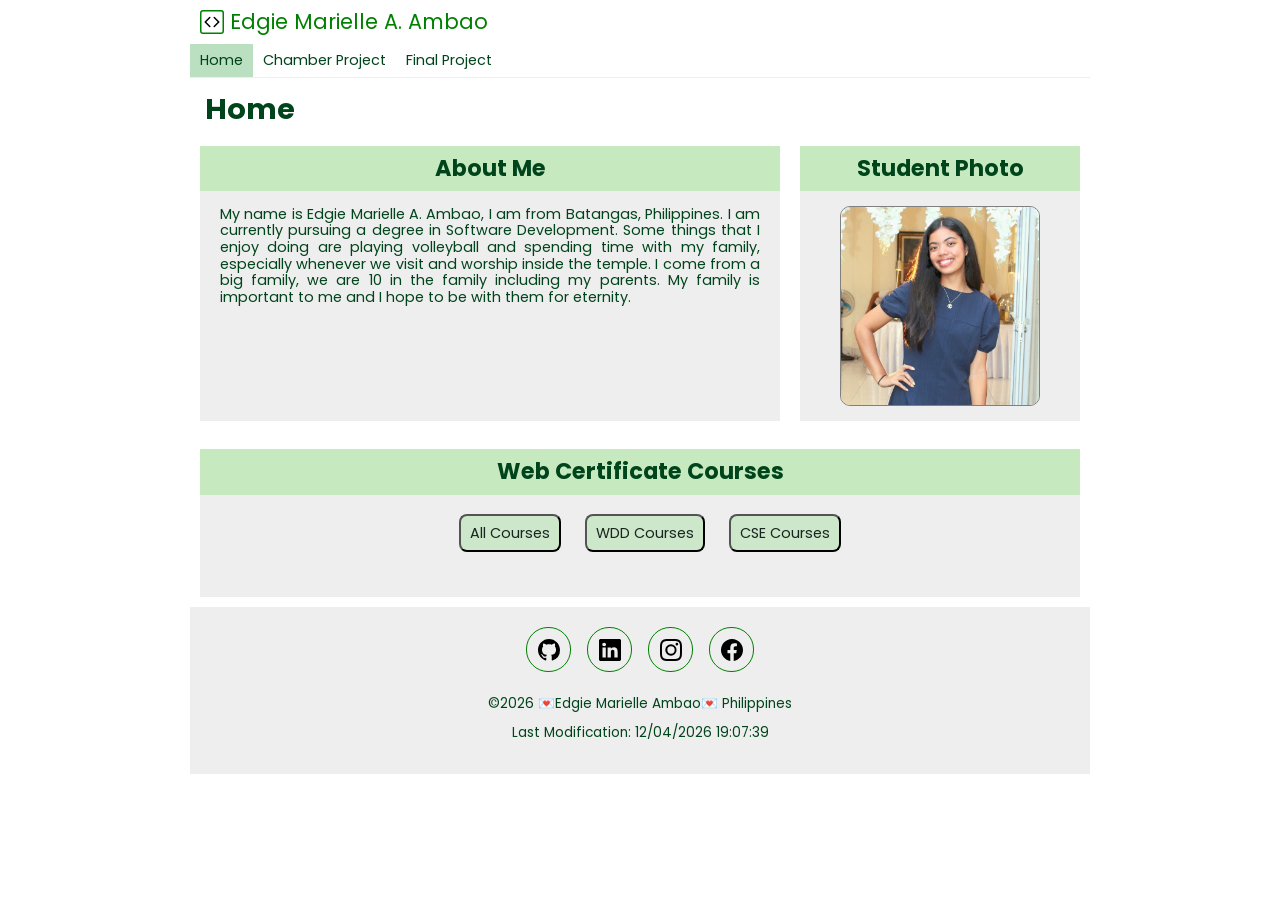
<file: index.html>
<!DOCTYPE html>
<html lang="en">
<head>
    <meta charset="UTF-8">
    <meta name="viewport" content="width=device-width, initial-scale=1.0">
    <title>WDD 231 - Course Home Page</title>
    <meta name="description"
        content="WDD 231 - Web Frontend Development I - Edgie Marielle Ambao | This Home Page contains brief information about me and projects in this course.">
    <meta name="author" content="Edgie Marielle Ambao">
    <meta property="og:title" content="WDD 231 - Course Home Page">
    <meta property="og:description" content="WDD 231 - Web Frontend Development I - Edgie Marielle Ambao | This Home Page contains brief information about me and projects in this course.">
    <meta property="og:url" content="https://edgiemarielle.github.io/wdd231/">
    <meta property="og:image" content="http://www.w3.org/2000/svg">

    <link rel="stylesheet" href="styles/normalize.css">
    <link rel="stylesheet" href="styles/base.css">
    <link rel="stylesheet" href="styles/larger.css">
    <link rel="preconnect" href="https://fonts.googleapis.com">
    <link rel="preconnect" href="https://fonts.gstatic.com" crossorigin>
    <link
        href="https://fonts.googleapis.com/css2?family=Poppins:ital,wght@0,100;0,200;0,300;0,400;0,500;0,600;0,700;0,800;0,900;1,100;1,200;1,300;1,400;1,500;1,600;1,700;1,800;1,900&display=swap"
        rel="stylesheet">
    <link rel="icon" href="favicon.ico">

    <script src="scripts/navigation.js" defer></script>
    <script src="scripts/dates.js" defer></script>
    <script src="scripts/courses.js" defer></script>
    <script src="scripts/modal.js" defer></script>
</head>
<body>
    <header>
        <img src="images/code-square.svg" alt="Site Logo" width="48" height="48">
        <span>Edgie Marielle A. Ambao</span>
        <button id="ham-btn" class="hamburger" aria-label="navigation"></button>
    </header>
    <nav id="nav-bar" class="navigation">
        <ul>
            <li class="active"><a href="index.html" aria-current="page">Home</a></li>
            <li><a href="chamber/index.html">Chamber Project</a></li>
            <li><a href="final-project.html">Final Project</a></li>
        </ul>
    </nav>
    <main>
        <h1>Home</h1>
        <div class="cards">
            <section class="about-me">
                <h2>About Me</h2>
                <p>My name is Edgie Marielle A. Ambao, I am from Batangas, Philippines. I am currently pursuing a degree in Software
                Development. Some things that I enjoy doing are playing volleyball and spending time with my family, especially whenever
                we visit and worship inside the temple. I come from a big family, we are 10 in the family including my parents. My
                family is important to me and I hope to be with them for eternity.</p>
            </section>
            <section class="photo">
                <h2>Student Photo</h2>
                <img src="images/my-photo.jpg" alt="Student Photo" width="200" height="200">
            </section>
        </div>
        <section class="courses">
            <h2>Web Certificate Courses</h2>
            <button id="all-courses" aria-label="all-courses">All Courses</button>
            <button id="wdd-courses" aria-label="wdd">WDD Courses</button>
            <button id="cse-courses" aria-label="cse">CSE Courses</button>
            
            <div id="total-credits"></div>
            <div id="course-list"></div>
        </section>
        <dialog id="course-info">
            <button id="closeModal">Close</button>
        </dialog>
    </main>
    <footer>
        <div class="icons">
            <a href="https://github.com/edgiemarielle/wdd231" target="_blank"><img src="images/github.svg" alt="Github Profile" width="16" height="16"></a>
            <a href="https://www.linkedin.com/in/edgie-marielle-ambao-47a4b13b5/details/education/" target="_blank"><img src="images/linkedin.svg" alt="LinkedIn Profile" width="16" height="16"></a>
            <a href="https://www.instagram.com/edgiemarielle/" target="_blank"><img src="images/instagram.svg" alt="Instagram Profile" width="16" height="16"></a>
            <a href="https://www.facebook.com/edgiemarielle/" target="_blank"><img src="images/facebook.svg" alt="Github Profile" width="16" height="16"></a>
        </div>
        <p>©<span id="currentyear"></span> 💌Edgie Marielle Ambao💌 Philippines</p>
        <p id="lastModified"></p>
    </footer>
</body>
</html>
</file>
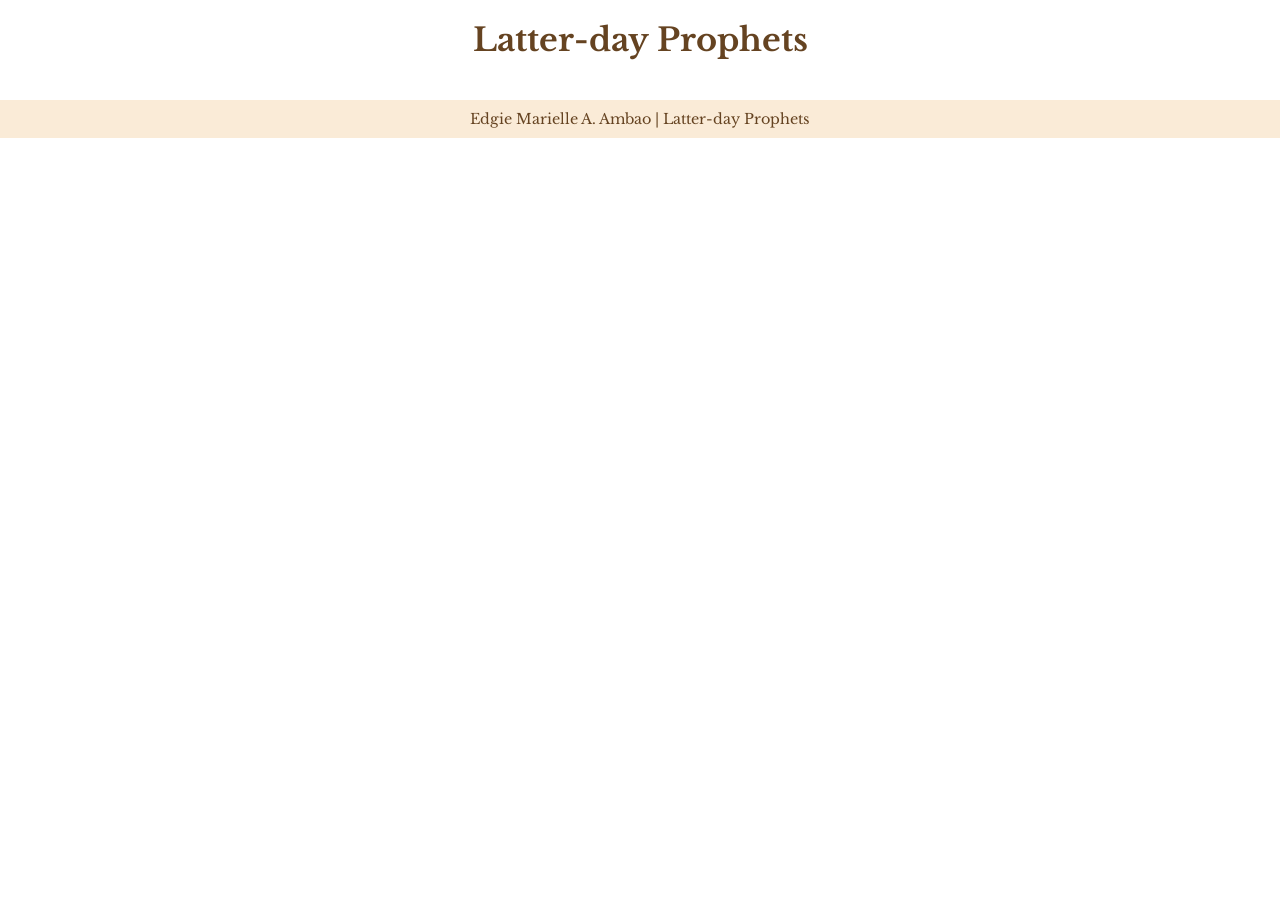
<file: prophets.html>
<!DOCTYPE html>
<html lang="en">
<head>
    <meta charset="UTF-8">
    <meta name="viewport" content="width=device-width, initial-scale=1.0">
    <title>WDD 231 - Fetch API Learning Activity</title>
    <meta name="description"
        content="WDD 231 - Web Frontend Development - Edgie Marielle Ambao | This contains information about the prophets of The Church of Jesus Christ of Latter-Day Saints.">
    <meta name="author" content="Edgie Marielle Ambao">

    <link rel="stylesheet" href="styles/prophets.css">
    <link rel="preconnect" href="https://fonts.googleapis.com">
    <link rel="preconnect" href="https://fonts.gstatic.com" crossorigin>
    <link href="https://fonts.googleapis.com/css2?family=Libre+Baskerville:ital,wght@0,400..700;1,400..700&display=swap"
        rel="stylesheet">
    <script src="scripts/prophets.js" defer></script>
</head>
<body>
    <header>
        <h1>Latter-day Prophets</h1>
    </header>
    <main>
        <div id="cards"></div>
    </main>
    <footer>
        Edgie Marielle A. Ambao | Latter-day Prophets
    </footer>
</body>
</html>
</file>
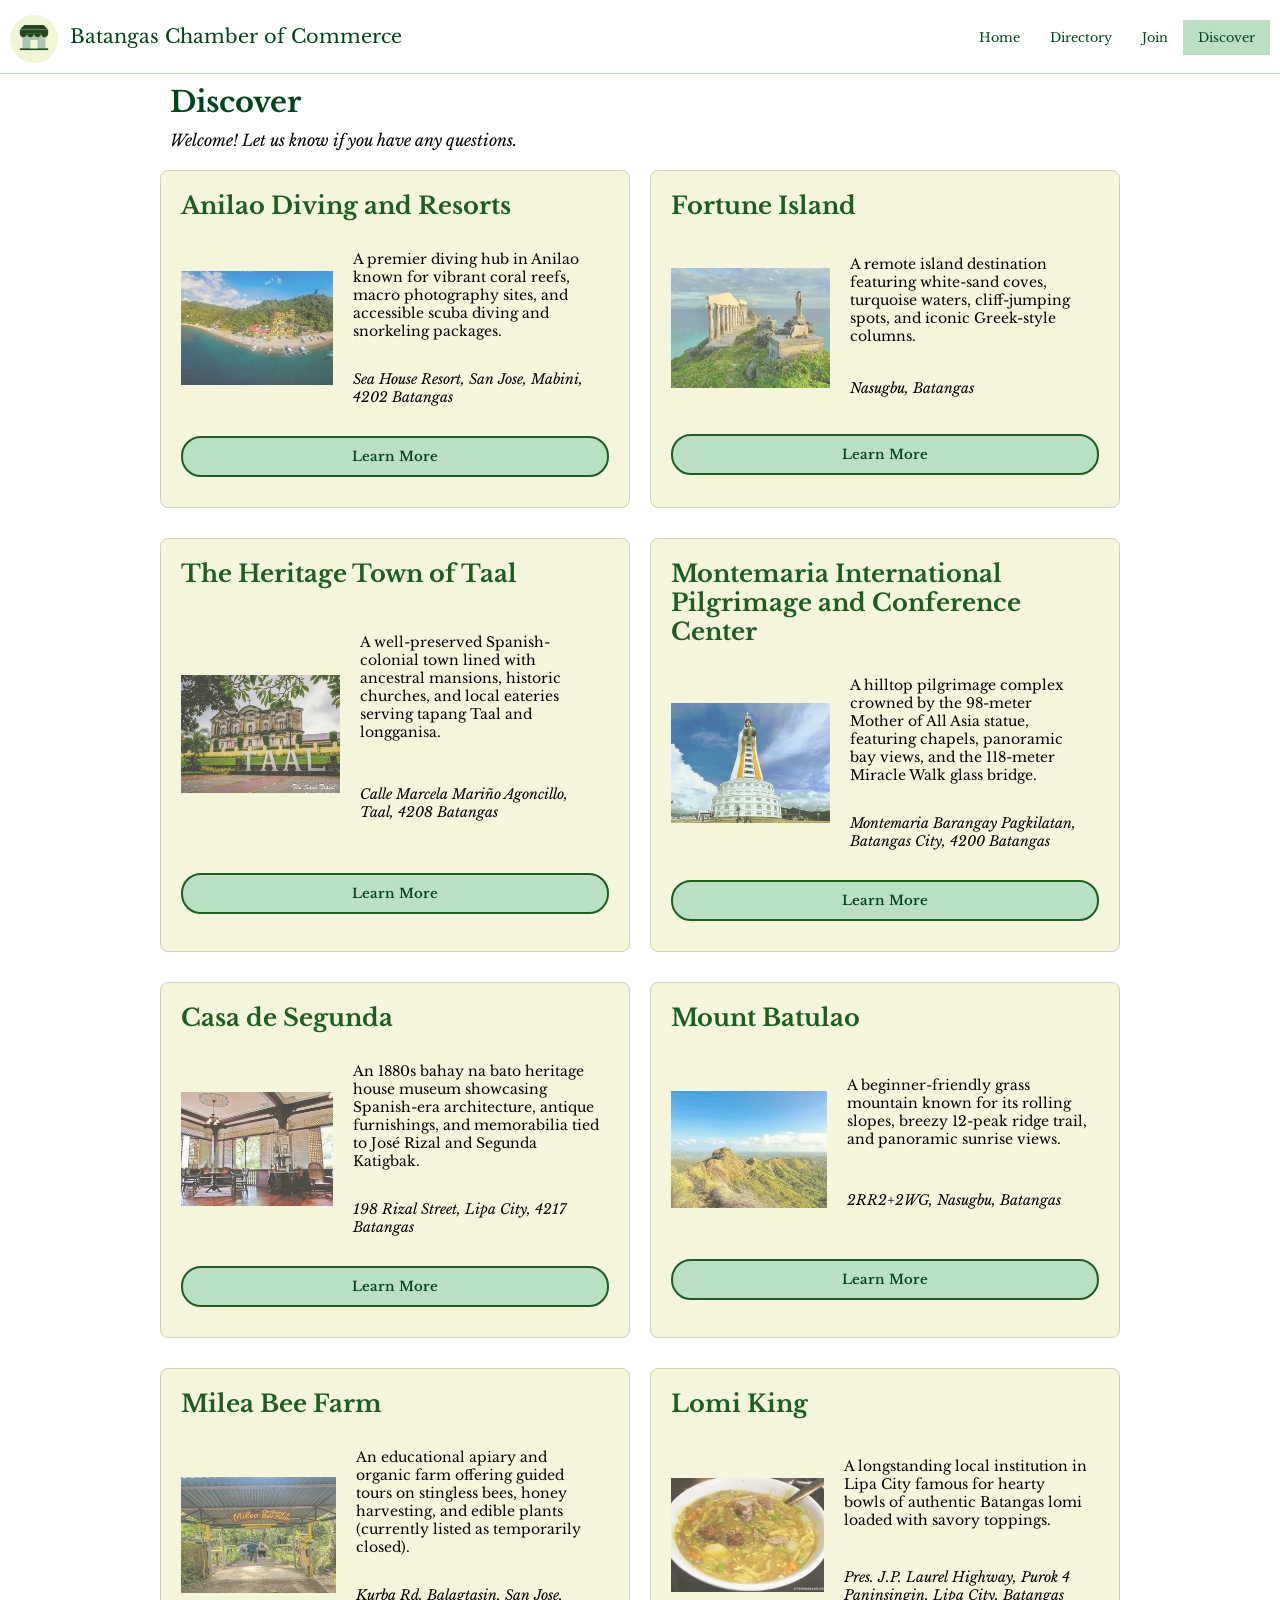
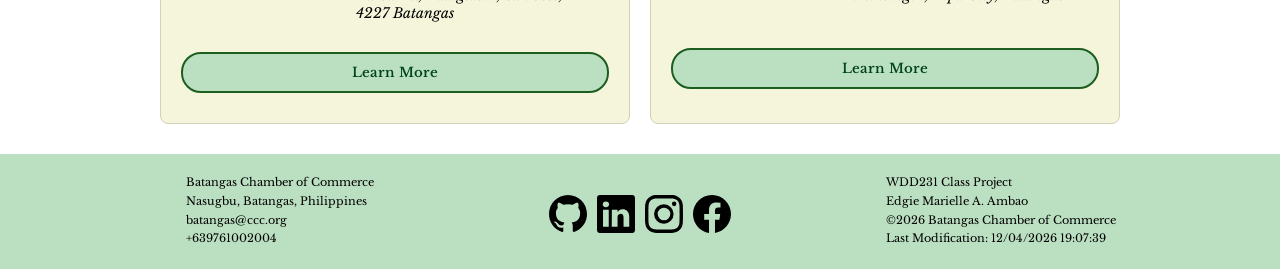
<file: chamber/discover.html>
<!DOCTYPE html>
<html lang="en">

<head>
    <meta charset="UTF-8">
    <meta name="viewport" content="width=device-width, initial-scale=1.0">
    <title>WDD 231 - Chamber of Commerce Discover Page</title>
    <meta name="description"
        content="WDD 231 - Web Frontend Development | This page provides factual and representative information about Batangas.">
    <meta name="author" content="Edgie Marielle Ambao">
    <meta property="og:title" content="WDD 231 - Chamber of Commerce Discover Page">
    <meta property="og:description"
        content="WDD 231 - Web Frontend Development | This page provides factual and representative information about Batangas.">
    <meta property="og:image" content="https://edgiemarielle.github.io/wdd231/chamber/images/commerce.svg">
    <meta property="og:url" content="https://edgiemarielle.github.io/wdd231/">

    <link rel="stylesheet" href="styles/normalize.css">
    <link rel="stylesheet" href="styles/small.css">
    <link rel="stylesheet" href="styles/medium.css">
    <link rel="stylesheet" href="styles/larger.css">
    <link rel="preconnect" href="https://fonts.googleapis.com">
    <link rel="preconnect" href="https://fonts.gstatic.com" crossorigin>
    <link href="https://fonts.googleapis.com/css2?family=Libre+Baskerville:ital,wght@0,400..700;1,400..700&display=swap"
        rel="stylesheet">
    <link rel="icon" href="favicon.ico">

    <script src="scripts/date.js" defer></script>
    <script src="scripts/navigation.js" defer></script>
    <script src="scripts/discover.js" type="module"></script>
    <script src="data/interests.mjs" type="module"></script>
</head>

<body>
    <header>
        <img src="images/commerce.svg" alt="Site Logo" width="48" height="48">
        <span>Batangas Chamber of Commerce</span>
        <button id="ham-btn" class="hamburger" aria-label="navigation"></button>
    </header>
    <nav id="nav-bar" class="navigation">
        <ul>
            <li><a href="index.html">Home</a></li>
            <li><a href="directory.html">Directory</a></li>
            <li><a href="join.html">Join</a></li>
            <li class="active"><a href="discover.html" aria-current="page">Discover</a></li>
        </ul>
    </nav>
    <main>
        <h1>Discover</h1>
        <p id="visit" ></p>
        <div id="attractions"></div>
    </main>
    <footer>
        <div class="left">
            <p>Batangas Chamber of Commerce</p>
            <p>Nasugbu, Batangas, Philippines</p>
            <p>batangas@ccc.org</p>
            <p>+639761002004</p>
        </div>
        <div class="icons">
            <a href="https://github.com/edgiemarielle/wdd231" target="_blank"><img src="images/github.svg"
                    alt="Github Profile" width="48" height="48"></a>
            <a href="https://www.linkedin.com/in/edgie-marielle-ambao-47a4b13b5/details/education/" target="_blank"><img
                    src="images/linkedin.svg" alt="LinkedIn Profile" width="48" height="48"></a>
            <a href="https://www.instagram.com/edgiemarielle/" target="_blank"><img src="images/instagram.svg"
                    alt="Instagram Profile" width="48" height="48"></a>
            <a href="https://www.facebook.com/edgiemarielle/" target="_blank"><img src="images/facebook.svg"
                    alt="Github Profile" width="48" height="48"></a>
        </div>
        <div class="right">
            <p>WDD231 Class Project</p>
            <p>Edgie Marielle A. Ambao</p>
            <p>©<span id="currentYear"></span> Batangas Chamber of Commerce</p>
            <p id="lastModified"></p>
        </div>
    </footer>
</body>

</html>
</file>
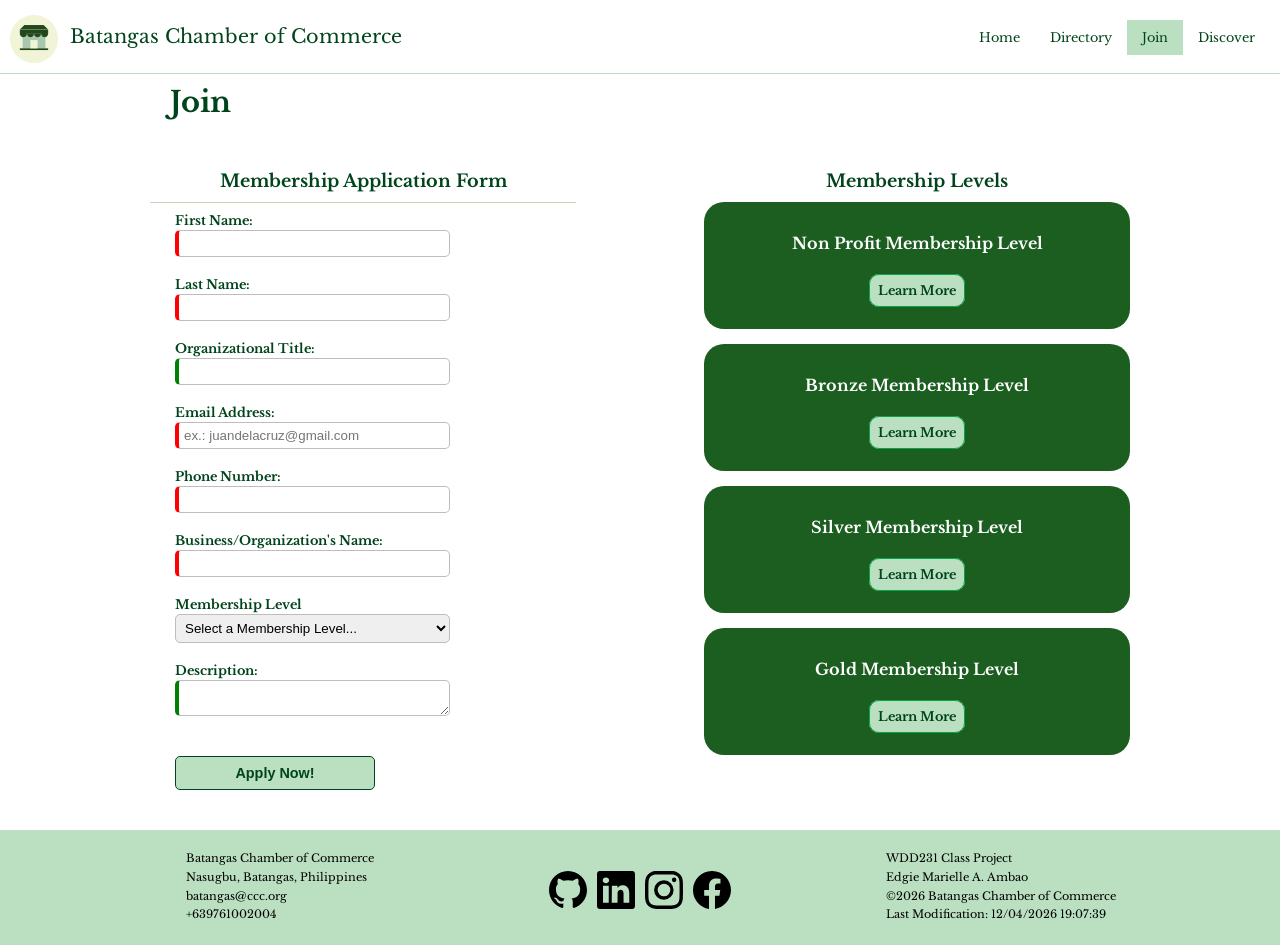
<file: chamber/join.html>
<!DOCTYPE html>
<html lang="en">

<head>
    <meta charset="UTF-8">
    <meta name="viewport" content="width=device-width, initial-scale=1.0">
    <title>WDD 231 - Chamber of Commerce Join Page</title>
    <meta name="description"
        content="WDD 231 - Web Frontend Development | This page contains information about the benefit of joining the chamber and a membership application form.">
    <meta name="author" content="Edgie Marielle Ambao">
    <meta property="og:title" content="WDD 231 - Chamber of Commerce Join Page">
    <meta property="og:description"
        content="WDD 231 - Web Frontend Development | This page contains information about the benefit of joining the chamber and a membership application form.">
    <meta property="og:image" content="https://edgiemarielle.github.io/wdd231/chamber/images/commerce.svg">
    <meta property="og:url" content="https://edgiemarielle.github.io/wdd231/">

    <link rel="stylesheet" href="styles/normalize.css">
    <link rel="stylesheet" href="styles/small.css">
    <link rel="stylesheet" href="styles/larger.css">
    <link rel="preconnect" href="https://fonts.googleapis.com">
    <link rel="preconnect" href="https://fonts.gstatic.com" crossorigin>
    <link href="https://fonts.googleapis.com/css2?family=Libre+Baskerville:ital,wght@0,400..700;1,400..700&display=swap"
        rel="stylesheet">
    <link rel="icon" href="favicon.ico">

    <script src="scripts/date.js" defer></script>
    <script src="scripts/navigation.js" defer></script>
    <script src="scripts/membership-level.js" defer></script>
</head>

<body>
    <header>
        <img src="images/commerce.svg" alt="Site Logo" width="48" height="48">
        <span>Batangas Chamber of Commerce</span>
        <button id="ham-btn" class="hamburger" aria-label="navigation"></button>
    </header>
    <nav id="nav-bar" class="navigation">
        <ul>
            <li><a href="index.html">Home</a></li>
            <li><a href="directory.html">Directory</a></li>
            <li class="active"><a href="join.html" aria-current="page">Join</a></li>
            <li><a href="discover.html">Discover</a></li>
        </ul>
    </nav>
    <main>
        <h1 class="join-h1">Join</h1>
        <div class="join-page">
            <div class="application">
                <h2 class="join-h2">Membership Application Form</h2>
                <form method="get" action="thankyou.html">
                    <label for="fname">First Name:
                        <input type="text" id="fname" name="fname" title="First name" autocomplete="given-name" required>
                    </label>
                    <label for="lname">Last Name:
                        <input type="text" id="lname" name="lname" title="Last name" autocomplete="family-name" required>
                    </label>
                    <label for="title">Organizational Title:
                        <input type="text" id="title" name="title" title="Organizational title"
                            autocomplete="organization-title" pattern="[A-Za-z -]{7,}">
                    </label>
                    <label for="email">Email Address:
                        <input type="email" id="email" name="email" title="Email Address" autocomplete="email"
                            placeholder="ex.: juandelacruz@gmail.com" required>
                    </label>
                    <label for="number">Phone Number:
                        <input type="tel" id="number" name="number" title="Phone Number" autocomplete="tel" required>
                    </label>
                    <label for="orgName">Business/Organization's Name:
                        <input type="text" id="orgName" name="orgName" title="Organization's Name" autocomplete="organization"
                            required>
                    </label>
                    <label for="membership">Membership Level
                        <select id="membership" name="membership" required>
                            <option value="" disabled selected>Select a Membership Level...</option>
                            <option value="np">Non Profit Membership</option>
                            <option value="bronze">Bronze Membership</option>
                            <option value="silver">Silver Membership</option>
                            <option value="gold">Gold Membership</option>
                        </select>
                    </label>
                    <label for="description">Description:
                        <textarea name="description" id="description" title="Description"></textarea>
                    </label>
                    <input type="hidden" name="timestamp" id="timestamp">
                    <input type="submit" value="Apply Now!">
                </form>
            </div>
    
            <div class="levels">
                <h2>Membership Levels</h2>
                <div class="member-levels">
                    <h3>Non Profit Membership Level</h3>
                        <a href="#np-dialog" id="non-profit">Learn More</a>
                </div>
                <div class="member-levels">
                    <h3>Bronze Membership Level</h3>
                        <a href="#b-dialog" id="bronze">Learn More</a>
                    </div>
                <div class="member-levels">
                    <h3>Silver Membership Level</h3>
                        <a href="#s-dialog" id="silver">Learn More</a>
                </div>
                <div class="member-levels">
                    <h3>Gold Membership Level</h3>
                        <a href="#g-dialog" id="gold">Learn More</a>
                </div>
            </div>
        </div>
    
            <dialog id="np-dialog">
                <button class="closeModal">Close</button>
            </dialog>
    
            <dialog id="b-dialog">
                <button class="closeModal">Close</button>
            </dialog>
    
            <dialog id="s-dialog">
                <button class="closeModal">Close</button>
            </dialog>
    
            <dialog id="g-dialog">
                <button class="closeModal">Close</button>
            </dialog>
    </main>
    <footer>
        <div class="left">
            <p>Batangas Chamber of Commerce</p>
            <p>Nasugbu, Batangas, Philippines</p>
            <p>batangas@ccc.org</p>
            <p>+639761002004</p>
        </div>
        <div class="icons">
            <a href="https://github.com/edgiemarielle/wdd231" target="_blank"><img src="images/github.svg"
                    alt="Github Profile" width="48" height="48"></a>
            <a href="https://www.linkedin.com/in/edgie-marielle-ambao-47a4b13b5/details/education/" target="_blank"><img
                    src="images/linkedin.svg" alt="LinkedIn Profile" width="48" height="48"></a>
            <a href="https://www.instagram.com/edgiemarielle/" target="_blank"><img src="images/instagram.svg"
                    alt="Instagram Profile" width="48" height="48"></a>
            <a href="https://www.facebook.com/edgiemarielle/" target="_blank"><img src="images/facebook.svg"
                    alt="Github Profile" width="48" height="48"></a>
        </div>
        <div class="right">
            <p>WDD231 Class Project</p>
            <p>Edgie Marielle A. Ambao</p>
            <p>©<span id="currentYear"></span> Batangas Chamber of Commerce</p>
            <p id="lastModified"></p>
        </div>
    </footer>
</body>

</html>
</file>
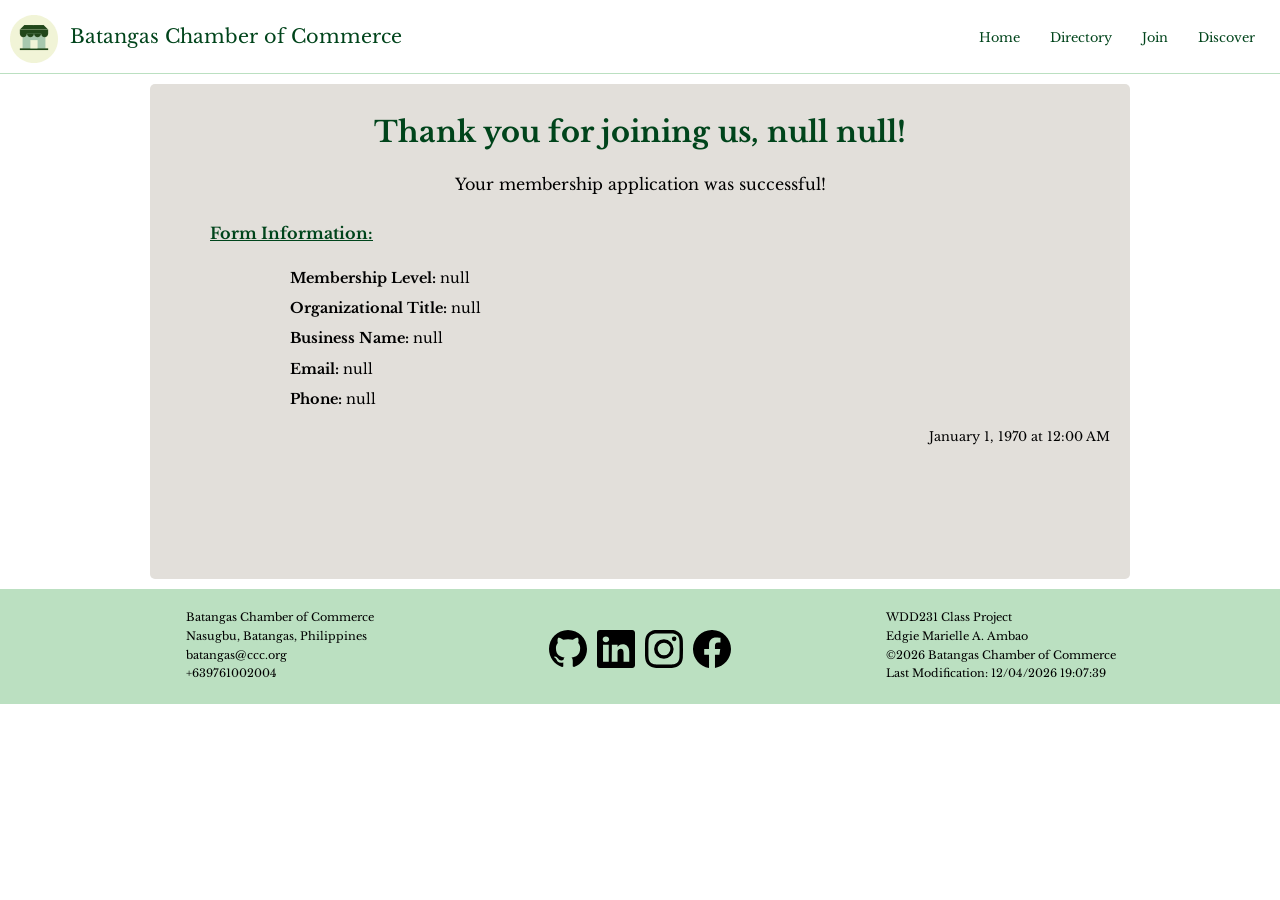
<file: chamber/thankyou.html>
<!DOCTYPE html>
<html lang="en">

<head>
    <meta charset="UTF-8">
    <meta name="viewport" content="width=device-width, initial-scale=1.0">
    <title>WDD 231 - Thank You Page</title>
    <meta name="description"
        content="WDD 231 - Web Frontend Development | This Thank You Page is intended to express gratitude to users who filled out the form. This will only load when the user successfully submitted the form.">
    <meta name="author" content="Edgie Marielle Ambao">
    <meta property="og:title" content="WDD 231 - Chamber of Commerce Thank You Page">
    <meta property="og:description"
        content="WDD 231 - Web Frontend Development | This Thank You Page is intended to express gratitude to users who filled out the form. This will only load when the user successfully submitted the form.">
    <meta property="og:image" content="https://edgiemarielle.github.io/wdd231/chamber/images/commerce.svg">
    <meta property="og:url" content="https://edgiemarielle.github.io/wdd231/">

    <link rel="stylesheet" href="styles/normalize.css">
    <link rel="stylesheet" href="styles/small.css">
    <link rel="stylesheet" href="styles/larger.css">
    <link rel="preconnect" href="https://fonts.googleapis.com">
    <link rel="preconnect" href="https://fonts.gstatic.com" crossorigin>
    <link href="https://fonts.googleapis.com/css2?family=Libre+Baskerville:ital,wght@0,400..700;1,400..700&display=swap"
        rel="stylesheet">
    <link rel="icon" href="favicon.ico">

    <script src="scripts/date.js" defer></script>
    <script src="scripts/navigation.js" defer></script>
    <script src="scripts/thankyou.js" defer></script>
</head>

<body>
    <header>
        <img src="images/commerce.svg" alt="Site Logo" width="48" height="48">
        <span>Batangas Chamber of Commerce</span>
        <button id="ham-btn" class="hamburger" aria-label="navigation"></button>
    </header>
    <nav id="nav-bar" class="navigation">
        <ul>
            <li><a href="index.html">Home</a></li>
            <li><a href="directory.html">Directory</a></li>
            <li><a href="join.html">Join</a></li>
            <li><a href="discover.html">Discover</a></li>
        </ul>
    </nav>
    <main>
        <div id="form-info"></div>
    </main>
    <footer>
        <div class="left">
            <p>Batangas Chamber of Commerce</p>
            <p>Nasugbu, Batangas, Philippines</p>
            <p>batangas@ccc.org</p>
            <p>+639761002004</p>
        </div>
        <div class="icons">
            <a href="https://github.com/edgiemarielle/wdd231" target="_blank"><img src="images/github.svg"
                    alt="Github Profile" width="48" height="48"></a>
            <a href="https://www.linkedin.com/in/edgie-marielle-ambao-47a4b13b5/details/education/" target="_blank"><img
                    src="images/linkedin.svg" alt="LinkedIn Profile" width="48" height="48"></a>
            <a href="https://www.instagram.com/edgiemarielle/" target="_blank"><img src="images/instagram.svg"
                    alt="Instagram Profile" width="48" height="48"></a>
            <a href="https://www.facebook.com/edgiemarielle/" target="_blank"><img src="images/facebook.svg"
                    alt="Github Profile" width="48" height="48"></a>
        </div>
        <div class="right">
            <p>WDD231 Class Project</p>
            <p>Edgie Marielle A. Ambao</p>
            <p>©<span id="currentYear"></span> Batangas Chamber of Commerce</p>
            <p id="lastModified"></p>
        </div>
    </footer>
</body>

</html>
</file>
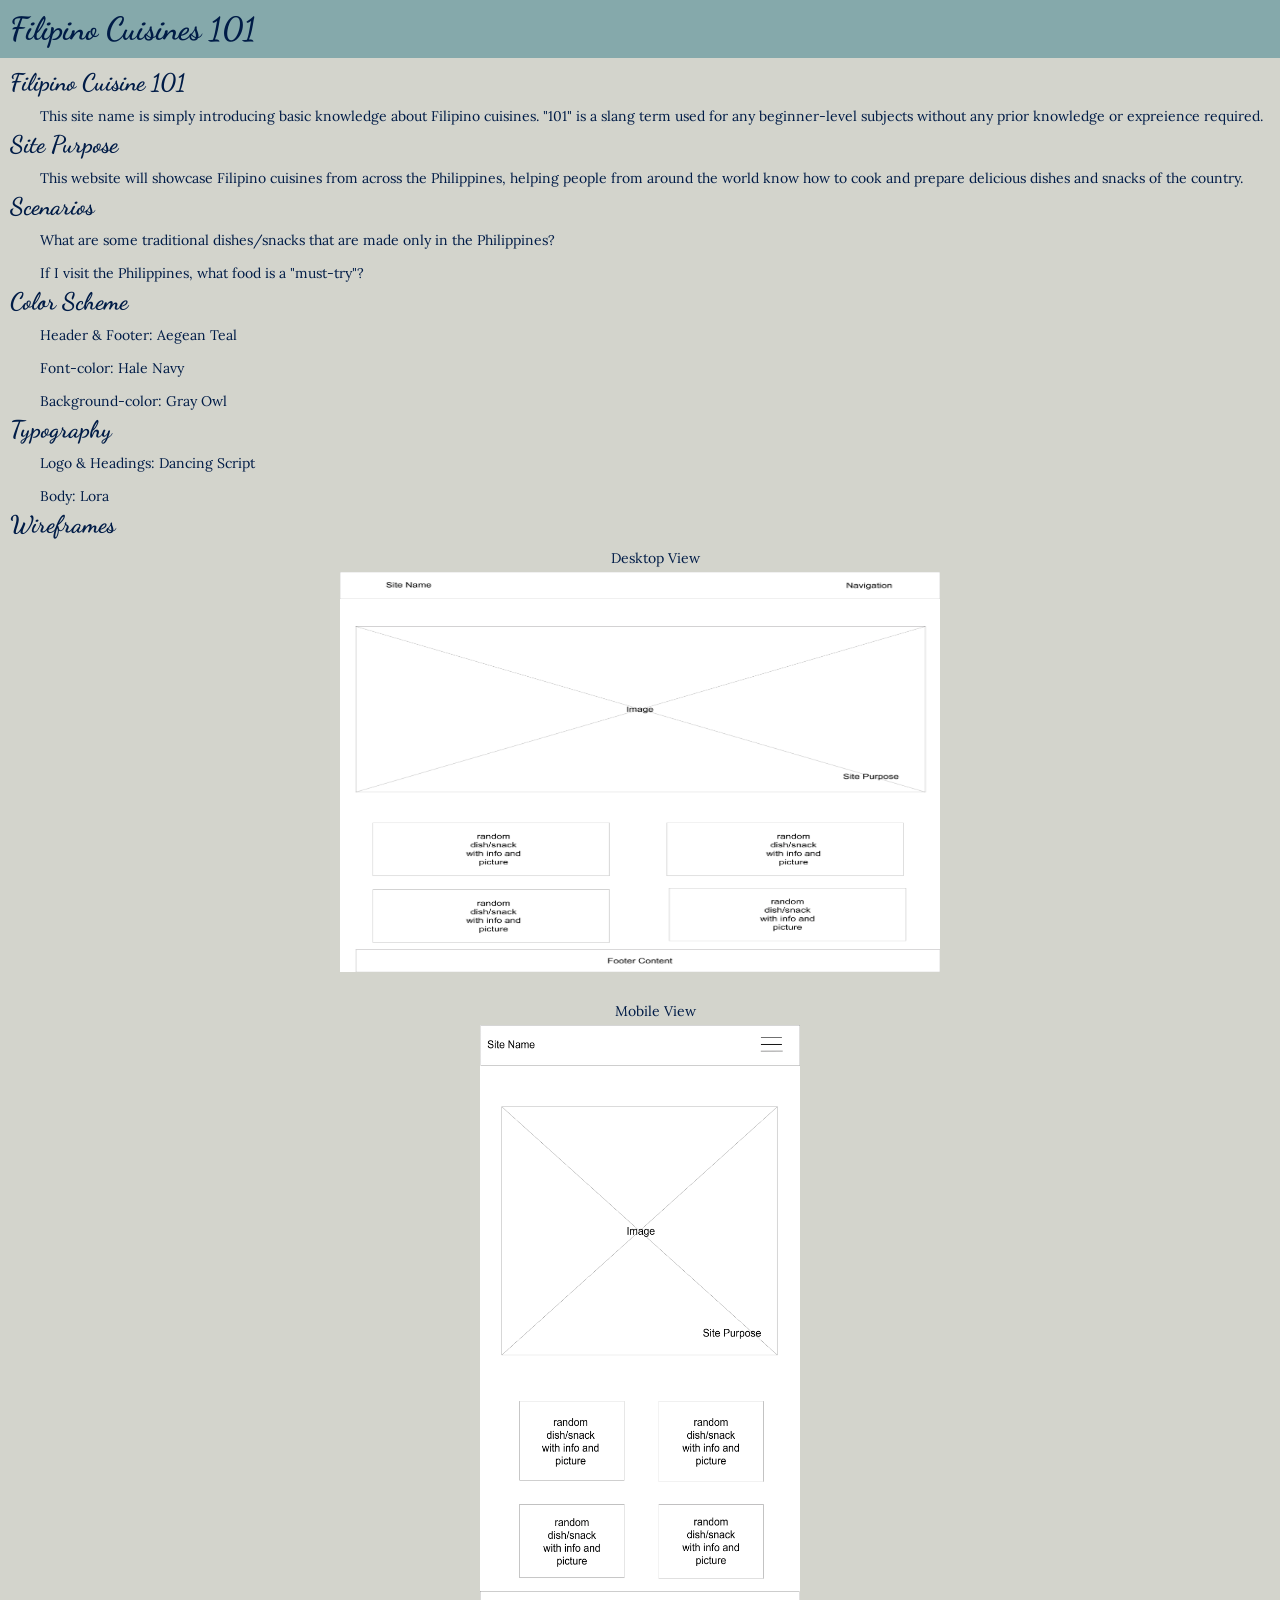
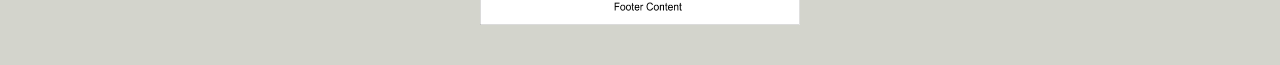
<file: finalproject/site-plan.html>
<!DOCTYPE html>
<html lang="en">

<head>
    <meta charset="UTF-8">
    <meta name="viewport" content="width=device-width, initial-scale=1.0">
    <title>WDD 231 - Final Project Site Plan Page</title>
    <meta name="description"
        content="WDD 231 - Web Frontend Development I - Edgie Marielle Ambao | This Final Project Site Plan Page will serve as a guide to complete the Final Project">
    <meta name="author" content="Edgie Marielle Ambao">
    <meta property="og:title" content="WDD 231 - Final Project Site Plan Page">
    <meta property="og:description"
        content="WDD 231 - Web Frontend Development I - Edgie Marielle Ambao | This Final Project Site Plan Page will serve as a guide to complete the Final Project.">
    <meta property="og:url" content="https://edgiemarielle.github.io/wdd231/">
    <meta property="og:image" content="http://www.w3.org/2000/svg">

    <link rel="stylesheet" href="styles/base.css">
    <link rel="preconnect" href="https://fonts.googleapis.com">
    <link rel="preconnect" href="https://fonts.gstatic.com" crossorigin>
    <link
        href="https://fonts.googleapis.com/css2?family=Dancing+Script:wght@400..700&family=Lora:ital,wght@0,400..700;1,400..700&display=swap"
        rel="stylesheet">
    <link
        href="https://fonts.googleapis.com/css2?family=Poppins:ital,wght@0,100;0,200;0,300;0,400;0,500;0,600;0,700;0,800;0,900;1,100;1,200;1,300;1,400;1,500;1,600;1,700;1,800;1,900&display=swap"
        rel="stylesheet">
    <link rel="icon" href="favicon.ico">

</head>

<body>
    <header>
        <h1>Filipino Cuisines 101</h1>
    </header>
    <main>
        <div class="site-name">
            <h2>Filipino Cuisine 101</h2>
            <p>This site name is simply introducing basic knowledge about Filipino cuisines. "101" is a slang term used
                for any beginner-level subjects without any prior knowledge or expreience required.</p>
        </div>
        <div class="site-purpose">
            <h2>Site Purpose</h2>
            <p>This website will showcase Filipino cuisines from across the Philippines, helping people from around the
                world know how
                to cook and prepare delicious dishes and snacks of the country.</p>
        </div>
        <div class="scenarios">
            <h2>Scenarios</h2>
            <p>What are some traditional dishes/snacks that are made only in the Philippines?</p>
            <p>If I visit the Philippines, what food is a "must-try"?</p>
        </div>
        <div class="color">
            <h2>Color Scheme</h2>
            <p>Header & Footer: Aegean Teal</p>
            <p>Font-color: Hale Navy</p>
            <p>Background-color: Gray Owl</p>
        </div>
        <div class="typo">
            <h2>Typography</h2>
            <p>Logo & Headings: Dancing Script</p>
            <p>Body: Lora</p>
        </div>
        <div class="wireframes">
            <h2>Wireframes</h2>
            <p>Desktop View</p>
            <img src="images/desktop-view.webp" alt="Desktop wireframe" loading="lazy" width="600" height="400">
            <p>Mobile View</p>
            <img src="images/mobile-view.webp" alt="Mobile Wireframe" loading="lazy" width="320" height="600">
        </div>
    </main>
    <footer>

    </footer>
</body>

</html>
</file>
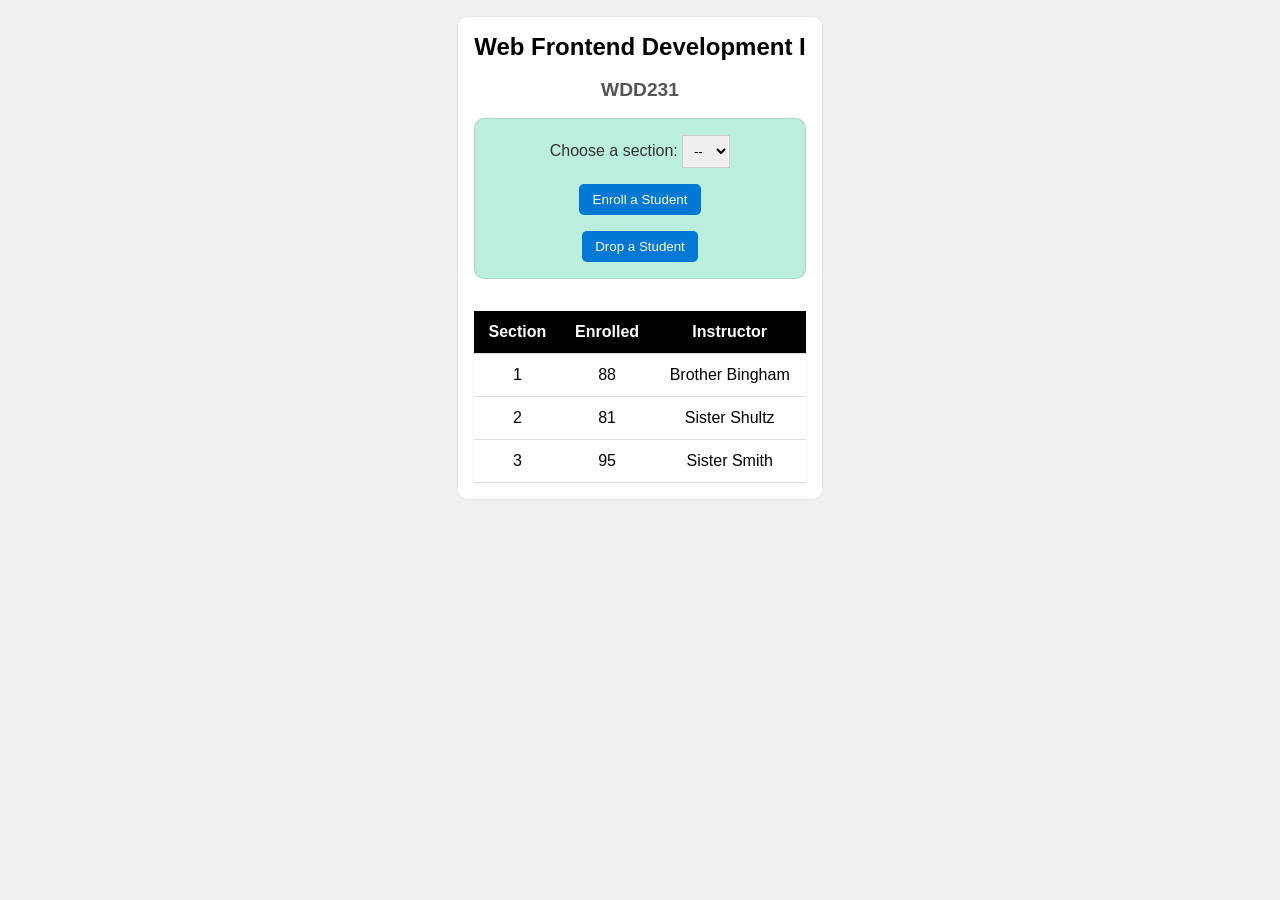
<file: week3/modules.html>
<html lang="en" data-theme="light">

<head>
    <meta charset="UTF-8">
    <meta name="viewport" content="width=device-width, initial-scale=1.0">
    <title>Modules Example: Course and Sections</title>
    <link rel="stylesheet" href="styles/modules.css">
    <script type="module" src="scripts/modules.mjs"></script>
</head>

<body>
    <main>
        <h1 id="courseName">Web Frontend Development I</h1>
        <h2 id="courseCode">WDD231</h2>

        <div id="enrollment">
            <label for="sectionNumber">Choose a section:</label>
            <select id="sectionNumber">
                <option value="0" disabled="" selected="">--</option>
            </select>
            <button id="enrollStudent">Enroll a Student</button>
            <button id="dropStudent">Drop a Student</button>
        </div>

        <table>
            <thead>
                <tr>
                    <th>Section</th>
                    <th>Enrolled</th>
                    <th>Instructor</th>
                </tr>
            </thead>
            <tbody id="sections">
                <tr>
                    <td>1</td>
                    <td>88</td>
                    <td>Brother Bingham</td>
                </tr>
                <tr>
                    <td>2</td>
                    <td>81</td>
                    <td>Sister Shultz</td>
                </tr>
                <tr>
                    <td>3</td>
                    <td>95</td>
                    <td>Sister Smith</td>
                </tr>
            </tbody>
        </table>
    </main>


</body>

</html>
</file>
<file: styles/base.css>
* {
    font-family:'Poppins', sans-serif;
    box-sizing: border-box;
}

header {
    display: grid;
    grid-template-columns: 24px auto 44px;
    padding: 10px 0 5px 10px;
    align-items: end;
    column-gap: 6px;
}

header img {
    display: block;
    width: 100%;
    height: auto;
    padding-bottom: 5px;
}

header span {
    font-size: 1.2rem;
    color: green;
    padding-bottom: 5px;
}

.hamburger {
    background: none;
    border: none;
    color: green;
    cursor: pointer;
    font-size: 2rem;
}

.hamburger::before {
    content: "\2630";
    font-size: 2rem;
}

.hamburger.show::before {
    content: "\00D7";
}

.navigation {
    display: none;
}

.navigation.show {
    display: block;
}

.navigation ul {
    list-style-type: none;
    margin: 0;
    padding: 0;
}

.navigation a{
    display: block;
    padding: .5rem 10px;
    color: #00441B;
    text-decoration: none;
    border-bottom: solid 1px #ddd;
}

.navigation li.active {
    background-color: #bbe0c1;
}

.navigation a:hover {
    background-color: #e2dfda;
}

h1 {
    text-align: center;
    color: #00441B;
    margin: 0;
    padding-top: 10px;
    font-size: 1.8rem;
}

main section {
    background-color: #eee;
    margin: 10px;
    color: #00441B;
}

main section h2 {
    background-color: #c7e9c0;
    font-size: 1.1rem;
    text-align: center;
    padding: 10px;
}

.about-me p {
    padding: 0 15px 10px;
    text-align: justify;
    color: #00441B;
    font-size: .8rem;
}

.photo {
    text-align: center;
    padding-bottom: 10px;
}

.photo img {
    border: 1px solid gray;
    border-radius: 10px;
}

#total-credits {
    padding: 15px;
    font-size: .9rem;
}

.courses {
    text-align: center;
}

.courses button {
    background-color: #cce7c9;
    color: #1a2421;
    padding: 9px;
    font-size: .8rem;
    border-radius: 8px;
}

#course-list p {
    border: 1px solid #00441B;
    padding: 10px;
    margin: 8px;
    border-radius: 6px;
    font-size: .9rem;
}

#course-list {
    padding-bottom: 10px;
}

#course-list .completed {
    background-color: #c7e9c0;
}

#course-list .not-completed {
    background-color: white;
}

footer {
    background-color: #eee;
    padding: 20px;
    text-align: center;
    color: #00441B;
}

footer p {
    font-size: .8rem;
}

.icons {
    display: flex;
    justify-content: center;
    column-gap: 1rem;
    padding-bottom: 10px;
}

.icons a {
    display: flex;
    justify-content: center;
    align-items: center;
    width: 45px;
    height: 45px;
    border: green solid 1px;
    border-radius: 22px;
}

.icons img {
    width: 22px;
    height: 22px;
}

.icons a:hover {
    background-color: #ddd;
}

dialog {
    border: 1px solid rgb(0 0 0 / 10%);
    border-radius: .25rem;
    padding: 1rem;
    background-color: #fff;
    box-shadow: 0 0 3rem #777;
    width: 90%;
    max-width: 600px;
}

dialog::backdrop {
    background-color: rgb(0 0 0 / 50%);
}

dialog button {
    position: absolute;
    top: 23px;
    right: 23px;
    padding: .5rem 1rem;
    border: 1px solid rgb(0 0 0 / 10%)
}
</file>
<file: styles/larger.css>
@media only screen and (min-width: 38rem){
    header, nav, main, footer {
        max-width: 900px;
        margin: 0 auto;
    }
    
    header {
        grid-template-columns: 24px auto;
    }

    header span {
        font-size: 1.3rem;
    }

    .hamburger {
        display: none;
    }

    .navigation {
        display: block;
        border-bottom: solid 1px #eee;
    }

    .navigation ul {
        display: flex;
    }

    .navigation a{
        border: none;
        font-size: .9rem;
    }

    h1 {
      padding: 15px;  
      padding-bottom: 10px;
      text-align: left;
    }

    main section h2 {
        font-size: 1.4rem;
        padding: 10px;
    }

    .cards {
        display: grid;
        grid-template-columns: 2fr 1fr;
    }

    .cards h2 {
        margin: 0;
    }

    .photo img {
        margin-top: 15px;
    }

    .about-me p {
        padding: 0 20px;
        font-size: .9rem;
    }

    .courses button {
        margin-bottom: 15px;
        margin-left: 20px;
        font-size: .9rem;
    }

    #course-list {
        display: flex;
        justify-content: center;
    }

    #course-list p {
        font-size: .9rem;
        flex: 1;
    }

    #total-credits {
        padding: 10px;
    }

    footer p {
        font-size: .85rem;
    }
}
</file>
<file: styles/prophets.css>
* {
    font-family:"Libre Baskerville",
        serif;
    box-sizing: border-box;
    margin: 0;
}

h1 {
    text-align: center;
    color: #654321;
    padding-top: 20px;
}

#cards {
    display: grid;
    grid-gap: 0.5rem;
    grid-template-columns: repeat(auto-fit, minmax(300px, 1fr));
    text-align: center;
    padding: 20px;
}

h2 {
    color: #654321;
    font-size: 1.5rem;
    padding-top: 10px;
}

section {
    background-color: antiquewhite;
    border: 1px solid #654321;
}

p {
    font-size: .8rem;
    padding: 10px;
}

img {
    border-radius: 15px;
    padding: 10px;
}

footer {
    text-align: center;
    padding: 10px;
    color: #654321;
    background-color: antiquewhite;
    font-size: .9rem;
}
</file>
<file: chamber/styles/small.css>
* {
    box-sizing: border-box;
}

body {
    font-family: "Libre Baskerville", sans-serif;
}

header {
    display: grid;
    grid-template-columns: 24px auto 44px;
    padding: 5px 0 5px 10px;
    align-items: end;
    column-gap: 6px;
    border-bottom: solid 1px #bbe0c1;
}

header img {
    display: block;
    width: 40px;
    height: auto;
}

header span {
    font-size: .9rem;
    color: #00441B;
    padding-left: 15px;
    padding-bottom: 10px;
    font-weight: 400;
}

.hamburger {
    background: none;
    border: none;
    color: green;
    cursor: pointer;
    
}

.hamburger::before {
    content: "\2630";
    font-size: 2rem;
}

.hamburger.show::before {
    content: "\00D7";
}

.navigation {
    display: none;
}

.navigation.show {
    display: block;
}

.navigation ul {
    list-style-type: none;
    margin: 0;
    padding: 0;
}

.navigation a {
    display: block;
    padding: .5rem 10px;
    color: #00441B;
    text-decoration: none;
    border-bottom: solid 1px #ddd;
    font-size: .8rem;
}

.navigation li.active {
    background-color: #bbe0c1;
}

.navigation a:hover {
    background-color: #e2dfda;
}

#member-list.grid {
    display: grid;
}

#member-list.list {
    display: block;
}

#member-list.list section {
    display: grid;
    gap: 1rem;
    padding: 10px;
    border: none;
    border-radius: 0;
}

#member-list.list section h2 {
    grid-column: auto;
    font-size: .7rem;
    text-align: left;
    border: none;
    padding: 0;
}

#member-list.list section img {
    display: none;
}

#member-list.list section .company-info {
    display: contents;
}

main {
    padding: 10px;
}

h1 {
    font-size: 1.6rem;
    color: #00441B;
    padding-left: 10px;
}

.buttons {
    display: flex;
    justify-content: center;
    gap: 10px;
    margin-top: 15px;
    margin-bottom: 15px;
}

#grid, #list {
    padding: 5px;
    width: 60px;
}

section {
    display: grid;
    grid-template-columns: minmax(0, 120px) minmax(0, 1fr);
    column-gap: 10px;
    align-items: center;
    border: 1px solid #cfd2b9;
    background-color: beige;
    padding: 10px;
    margin: 5px;
    border-radius: 10px;
    min-width: 0;
}

section h2 {
    grid-column: 1 / -1;
}

section img {
    width: 120px;
    height: 120px;
    object-fit: cover;
}

section .company-info {
    margin: 0;
    line-height: 1.7;
    font-size: .5rem;
    white-space: pre-line;
    min-width: 0;
    overflow-wrap: anywhere;
}

h2 {
    margin: 0;
    font-size: 1.2rem;
    text-align: center;
    border-bottom: 1px solid #cfd2b9;
    padding-bottom: 10px;
    color: #00441B;
}

img {
    padding-top: 10px;
}

footer {
    background-color: #bbe0c1;
    padding: 10px;
}

footer p {
    font-size: .7rem;
    padding-bottom: 2px;
}

.icons {
    display: flex;
    gap: 10px;
    justify-content: center;
    padding: 10px;
}

.hero {
    position: relative;
}

.hero img {
    display: block;
    width: 100%;
    max-width: none;
    height: auto;
    padding-top: 0;
}

.hero h1 {
    position: absolute;
    left: 10px;
    z-index: 1;
    margin: 0;
    padding: .5rem;
    color: #00441B;
    font-size: 15px;
    text-align: center;
}

.hero a {
    position: absolute;
    bottom: 20px;
    left: 50%;
    transform: translateX(-50%);
    font-size: 15px;
    text-decoration: none;
    border: 1px solid #05a645;
    color: #00441B;
    border-radius: 5px;
    background-color: #e7e9d9;
    padding: 8px;
}

#current-event, #weather-section, #spotlight {
    display: flex;
    flex-direction: column;
    column-gap: 10px;
    align-items: center;
    background-color: beige;
    padding: 10px;
    margin: 5px;
    border-radius: 10px;
    text-align: center;
}

.current-event, .spotlight {
    display: block;
}

#current-event, #company-spotlight {
    display: grid;
    grid-template-columns: 1fr;
    gap: 10px;
    align-items: stretch;
}

#current-event article, #company-spotlight article {
    display: grid;
    grid-template-columns: minmax(0, 120px) minmax(0, 1fr);
    gap: 10px;
    align-items: center;
    width: 100%;
    box-sizing: border-box;
    padding: 10px;
    border: 1px solid #cfd2b9;
    border-radius: 10px;
    background-color: white;
    text-align: left;
}

#current-event article h3 {
    grid-column: 1 / -1;
    margin: 0;
}

#current-event article img {
    width: 100%;
    height: 120px;
    padding-top: 0;
    object-fit: cover;
}

#current-event article p {
    margin: 0;
}

#company-spotlight {
    padding-top: 15px;
}

.weather-section {
    display: block;
    text-align: center;
}

form {
    display: flex;
    flex-direction: column;
}

form :focus-visible{
    outline: 3px solid #176b35;
    outline-offset: 2px;
}

.join-h2{
    padding-top: 20px;
    font-size: 1.1rem;
    margin-bottom: 10px;
}

label {
    font-size: .8rem;
    display: flex;
    flex-direction: column;
    gap: 2px;
    margin-bottom: 10px;
    width: 100%;
    max-width: 300px;
    box-sizing: border-box;
    padding-left: 25px;
    color: #00441B;
    font-weight: 700;
}

select {
    padding: 5px;
    border: 1px solid #bdbdbd;
    border-radius: 5px;
}

input{
    padding: 5px;
}

input[type="text"], input[type="email"], input[type="tel"]{
    border: 1px solid #bdbdbd;
    border-left: 4px solid red;
    border-radius: 5px;
}

input[type="text"]#title, textarea{
    border: 1px solid #bdbdbd;
    border-left: 4px solid green;
    border-radius: 5px;
}

textarea{
    height: auto;
    margin-bottom: 20px;
}

input[type="submit"]{
    width: 100%;
    max-width: 200px;
    padding: 8px;
    margin-left: 25px;
    background-color: #bbe0c1;
    border-radius: 5px;
    font-size: .9rem;
    font-weight: 700;
    color: #00441B;
    border: 1px solid #00441B;
}

.levels h2{
    padding-top: 50px;
    font-size: 1.1rem;
    border: none;
}

.member-levels{
    border-radius: 20px;
    background-color: #1b5e20;
    color: #fff;
    padding: 15px;
    margin-bottom: 15px;
    text-align: center;
    padding-bottom: 30px;
    animation: card-enter 1s ease-in-out both;
}

.member-levels h3{
    font-size: 1rem;
    padding-bottom: 10px;
}

.member-levels a{
    font-size: .8rem;
    text-decoration: none;
    border: 1px solid #05a645;
    padding: 8px;
    background-color: #bbe0c1;
    color: #00441B;
    border-radius: 10px;
    font-weight: 700;
}

dialog{
    width: 100%;
    max-width: 320px;
    border-radius: 5px;
    border-color: #82b58b;
}

dialog .closeModal{
    position: absolute;
    right: 20px;
}

dialog h2{
    text-align: left;
    font-size: 1.2rem;
    color: #00441B;
}

dialog h3{
    font-size: .9rem;
    color: #00441B;
}

dialog ul{
    font-size: .8rem;
}

@keyframes card-enter {
    from{
        opacity: 0;
        transform: translateY(16px);
    }

    to{
        opacity: 1;
        transform: translateY(0);
    }
}

#form-info {
    width: 100%;
    min-height: 55vh;
    background-color: #e2dfda;
    padding: 10px;
    border-radius: 5px;
    box-sizing: border-box;
}

#form-info h1 {
    text-align: center;
    font-size: 1.5rem;
    padding: 20px;
}

#form-info .info {
    padding-bottom: 10px;
    padding-left: 10px;
    color: #00441B;
    font-size: 1rem;
    text-decoration: underline;
}

#form-info .member-info {
    padding-left: 30px;
}

#form-info p {
    font-size: .9rem;
    line-height: 1.8;
}

#form-info .success {
    text-align: center;
    font-size: 13px;
    padding-bottom: 15px;
}

#form-info .date {
    padding-top: 40px;
    text-align: right;
    font-size: .7rem;
}

#attractions div {
    margin: 10px 10px 20px 10px;
    border: 1px solid #cfd2b9;
    background-color: beige;
    border-radius: 8px;
    overflow: hidden;
    padding: 20px;

    display: grid;
    grid-template-areas:
    "name"
    "image"
    "description"
    "address"
    "button";
}

#attractions div h2 {
    color: #1b5e20;
    border: none;
    grid-area: name;
    text-align: left;
}

#attractions div img{
    width: 100%;
    align-self: center;
    grid-area: image;
}

#attractions div p {
    margin: 20px 10px;
    font-size: 14px;
    grid-area: description;
}

#attractions div address {
    margin: 10px;
    font-size: 14px;
    grid-area: address;
}

#attractions div button {
    padding: 10px;
    margin: 20px 0px 10px;
    align-self: center;
    width: 100%;
    border: 2px solid#1b5e20;
    border-radius: 20px;
    background-color: #bbe0c1;
    color: #00441b;
    font-family: "Libre Baskerville", sans-serif;
    font-weight: 600;
    grid-area: button;
}

#visit {
    padding: 10px;
    margin-left: 10px;
    font-style: italic;
}
</file>
<file: chamber/styles/medium.css>
@media only screen and (min-width: 38rem){
    
    #attractions div {
        
        grid-template-areas:
            "name name"
            "image description"
            "image address"
            "button button";
    }

    #attractions div h2 {
        font-size: 22px;
    }
}
</file>
<file: chamber/styles/larger.css>
@media only screen and (min-width: 64rem) {
    header,
    .navigation,
    main,
    footer {
        width: 100%;
        margin: 0 auto;
    }

    header {
        position: relative;
        padding-bottom: 10px;
    }

    header img {
        width: 48px;
        height: auto;
    }

    header span {
        font-size: 1.2rem;
        padding-left: 30px;
        padding-bottom: 15px;
        font-weight: 400;
    }

    .hamburger {
        display: none;
    }

    .navigation {
        display: block;
        position: absolute;
        top: 10px;
        right: 10px;
        padding-top: 10px;
    }

    .navigation ul {
        display: flex;
        flex-wrap: wrap;
        justify-content: flex-end;
        align-items: center;
    }

    .navigation a {
        padding: 10px 15px 10px 15px;
        border-bottom: none;
    }

    #member-list.grid {
        display: grid;
        grid-template-columns: repeat(3, minmax(0, 1fr));
        gap: 5px;
    }

    #member-list.grid p {
        font-size: 10px;
    }

    #member-list.list {
        display: block;
    }

    #member-list.list section {
        grid-template-columns: 1fr 1fr;
        gap: .4rem;
    }

    #member-list.list section h2 {
        text-align: center;
        font-size: 1.1rem;
    }

    #member-list.list .company-info span{
        display: flex;
    }

    section {
        column-gap: 20px;
    }

    section img {
        width: 130px;
        height: 130px;
        object-fit: cover;
    }

    section .company-info {
        font-size: .7rem;
        padding: 2px;
    }

    h1 {
        padding-left: 20px;
        font-size: 1.8rem;
    }

    h2 {
        font-size: 1.5rem;
    }

    #current-event {
        grid-template-columns: repeat(auto-fit, minmax(240px, 1fr));
    }

    footer {
        display: grid;
        grid-template-columns: 1fr auto 1fr;
        place-items: center;
        line-height: 1.5;
        padding: 20px;
    }

    .hero img {
        width: 100%;
        margin: 0 auto;
    }

    .hero h1 {
        left: 50px;
        bottom: 70px;
        text-align: center;
        font-size: 35px;
    }

    main {
        width: 100%;
        max-width: 1000px;
    }

    #company-spotlight {
        grid-template-columns: repeat(2, minmax(0, 1fr));

    }

    .join-page{
        display: grid;
        grid-template-columns: 1fr 1fr;
        gap: 8rem;
        align-items: start;
    }

    label{
        margin-bottom: 20px;
    }

    .application{
        padding-top: 30px;
    }

    dialog{
        max-width: 350px;
    }

    input[type="submit"]{
        margin-bottom: 30px;
    }

    #form-info {
        width: 100%;
    }

    #form-info h1 {
        font-size: 1.8rem;
    }

    #form-info .success {
        font-size: 1rem;
        padding-bottom: 20px;
    }

    #form-info .info {
        padding-left: 50px;
        padding-bottom: 15px;
    }

    #form-info .member-info {
        padding-left: 130px;
        line-height: 1.9rem;
    }

    #form-info .date {
        font-size: .8rem;
        padding-right: 10px;
        padding-top: 10px;
    }

    #attractions {
        display: grid;
        grid-template-columns: repeat(2, minmax(0, 1fr));
    }

    #attractions > div {
        min-width: 0;
    }

    #attractions div h2{
        font-size: 24px;

    }

    #attractions div p, #attractions div address{
        font-size: 14px;
        padding-left: 10px;
    }

    #attractions img{
        opacity: 0.7;
        transition: transform 0.9s ease-in-out;
    }

    #attractions:hover img{
        transform: scale(1.2);
        opacity: 1;
    }
    
}
</file>
<file: finalproject/styles/base.css>
* {
    margin: 0;
    box-sizing: border-box;
}

header {
    background-color: #85a9ab;
    padding: 10px;
}

h1, h2 {
    font-family: "Dancing Script";
    color: #001c47;
}

main{
    background-color: #D3D4CC;
    padding: 10px;
    padding-bottom: 20px;
}

p{
    font-family: "Lora";
    font-size: 14px;
    color: #001c47;
    padding: 10px 0 5px 30px;
}

.wireframes p {
    text-align: center;
}

img {
    display: block;
    margin-left: auto;
    margin-right: auto;
    margin-bottom: 20px;
}
</file>
<file: week3/styles/modules.css>
* {
    margin: 0;
    padding: 0;
    box-sizing: border-box;
}

body {
    font-family: Arial, sans-serif;
    background-color: #f0f0f0;
}

main {
    padding: 1rem;
    background-color: #fff;
    color: #333;
    width: fit-content;
    margin: 1rem auto;
    border: 1px solid rgb(0 0 0 / 10%);
    border-radius: 10px;
}

h1 {
    font-size: 1.5rem;
    color: #000;
}

h2 {
    font-size: 1.2rem;
    color: #555;
}

h1,
h2 {
    text-align: center;
    ;
    margin-bottom: 1.1rem;
}

form p {
    margin: .5rem;
    font-weight: bold;
}

#enrollment {
    padding: 1rem 1rem 0 1rem;
    border: 1px solid rgb(0 0 0 / 10%);
    border-radius: 10px;
    background-color: #bed;
    text-align: center;
}

select {
    padding: 0.5em;
    border: 1px solid #ccc;
    width: 3rem;
}

button {
    display: block;
    margin: 1rem auto;
    padding: 0.6em 1em;
    border: none;
    border-radius: 5px;
    background-color: #0078d4;
    color: white;
    cursor: pointer;
}

button:hover {
    background-color: #005fa3;
}

table {
    margin-top: 2rem;
    width: 100%;
    border-collapse: collapse;
    background-color: white;
    box-shadow: 0 2px 6px rgb(0 0 0 / 5%);
}

th,
td {
    padding: 0.75rem;
    text-align: center;
    border-bottom: 1px solid #ddd;
}

th {
    background-color: #000;
    color: white;
    font-weight: bold;
}

tr:hover {
    background-color: #bbb;
}
</file>
